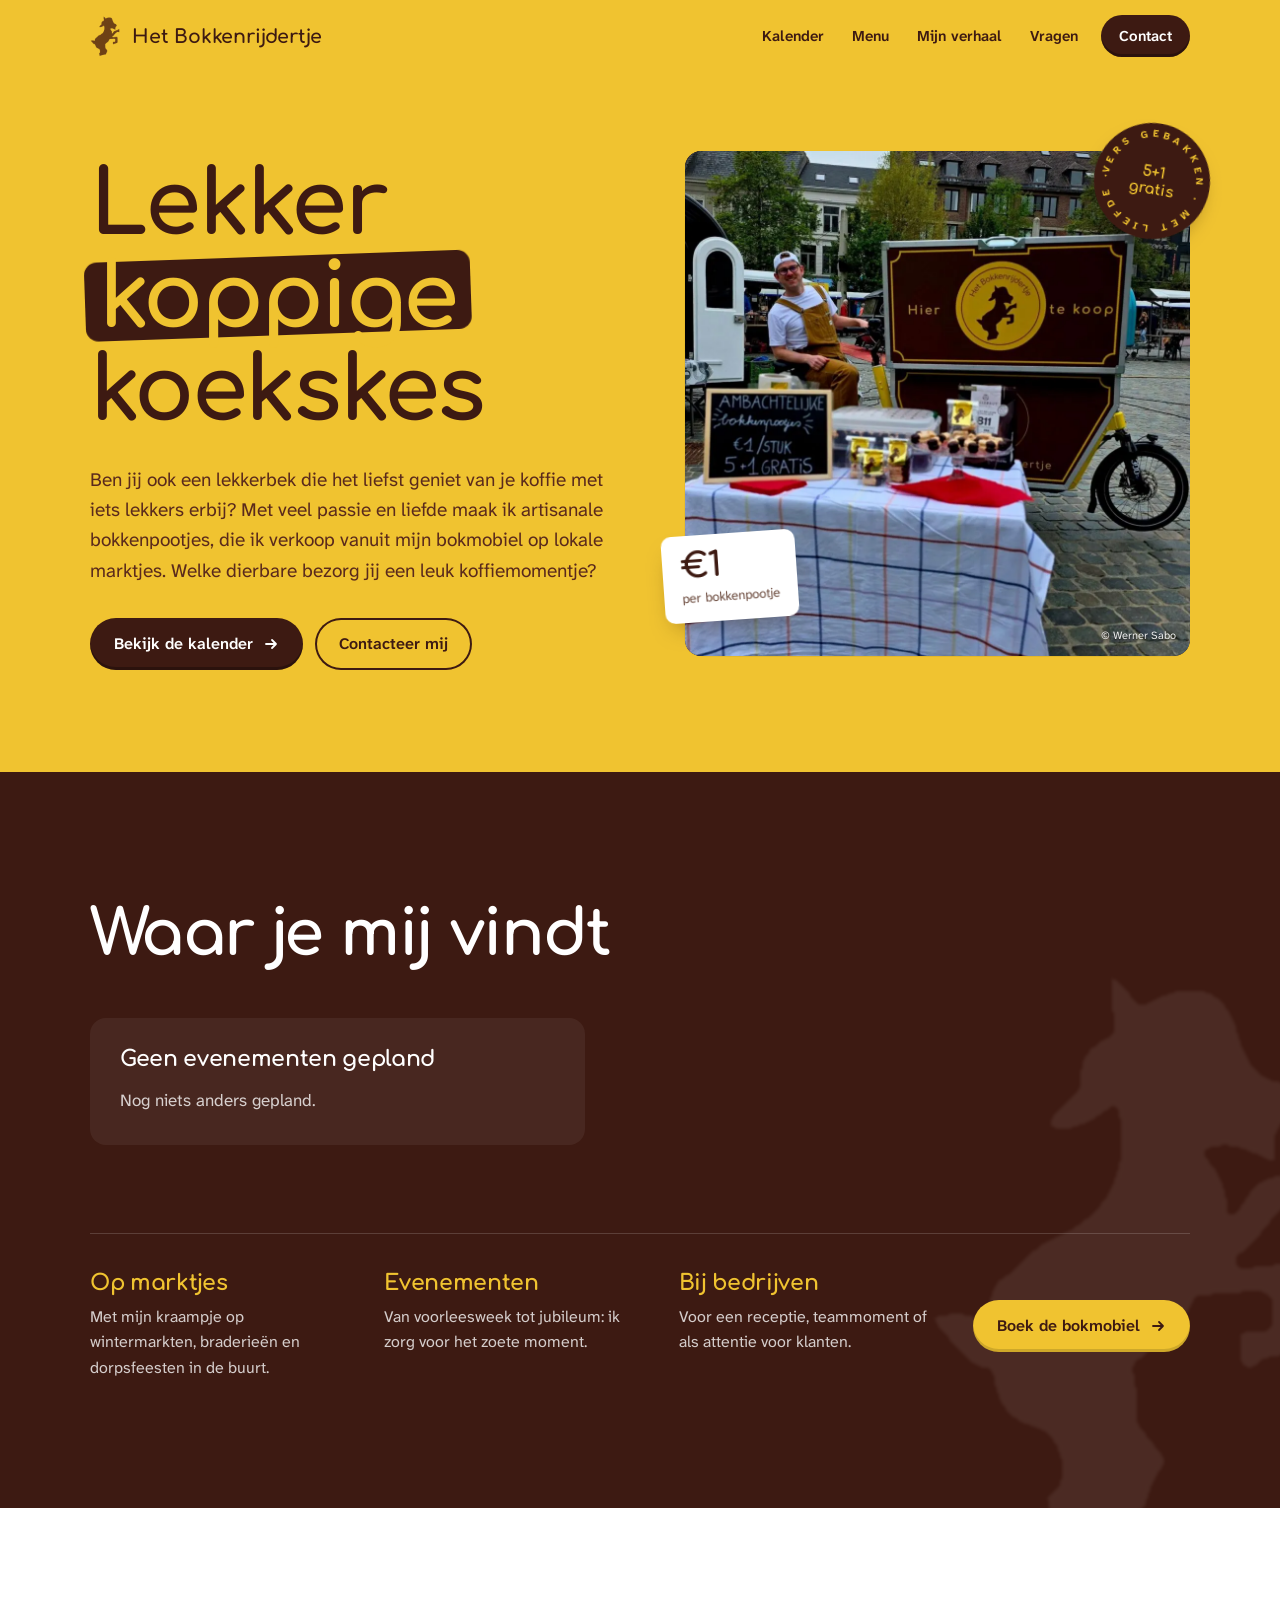
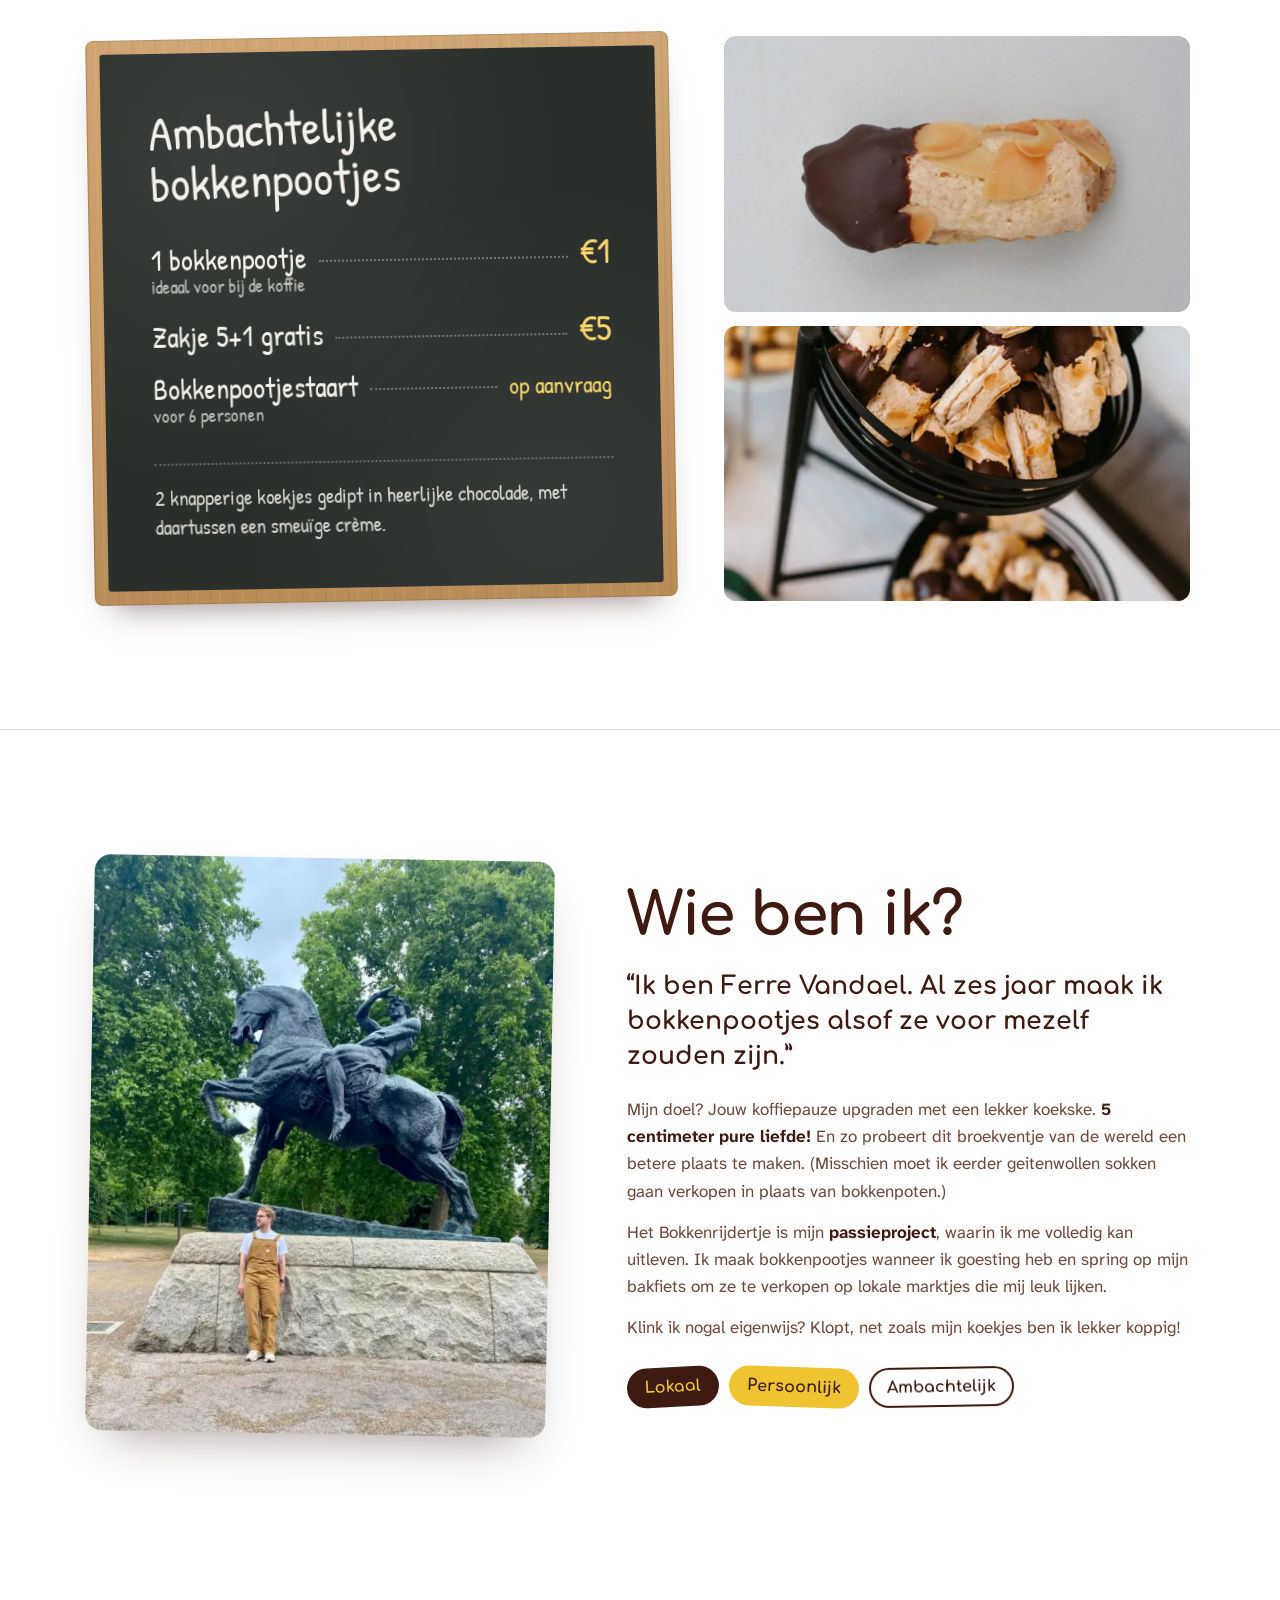
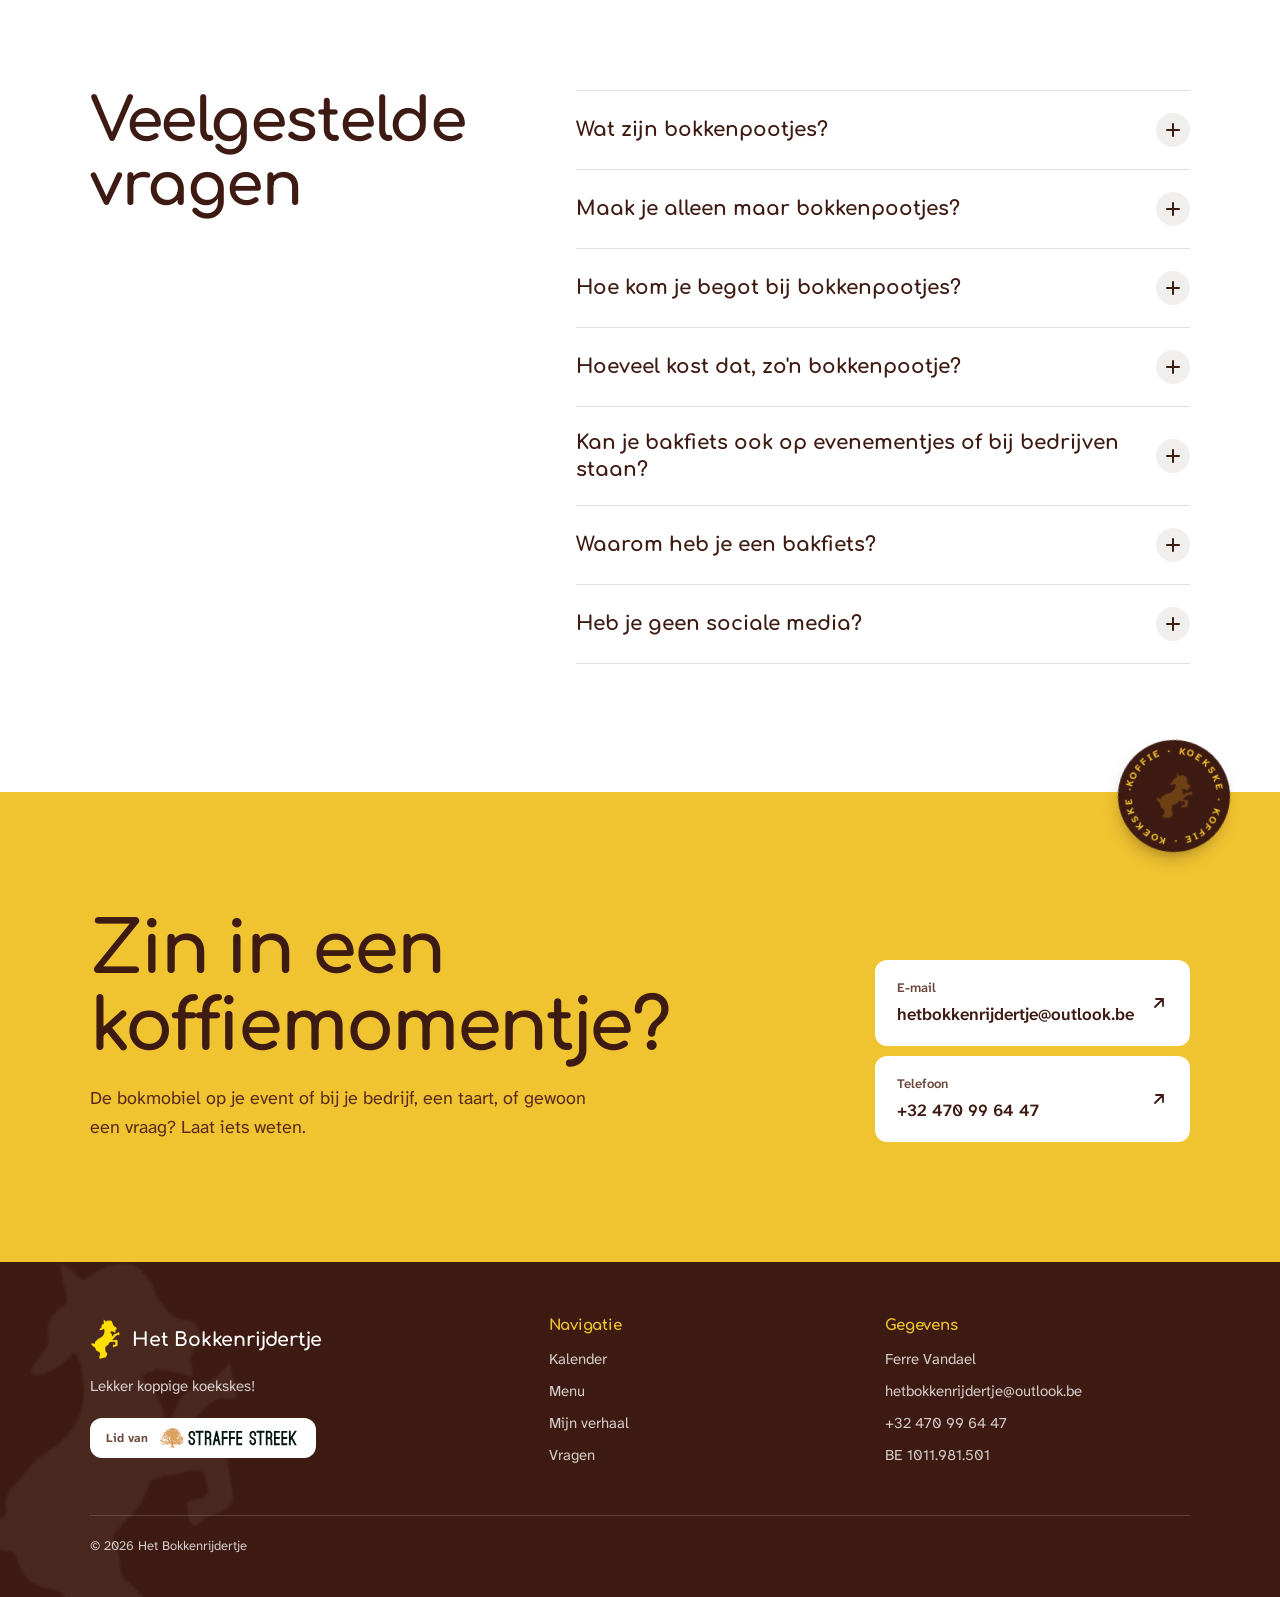
<file: index.html>
<!doctype html>
<html lang="nl-BE">
<head>
<meta charset="utf-8">
<meta name="viewport" content="width=device-width, initial-scale=1">
<title>Het Bokkenrijdertje — Ambachtelijke bokkenpootjes uit de bakfiets</title>
<meta name="description" content="Artisanale bokkenpootjes van Ferre Vandael, uit de bokmobiel op marktjes en evenementen in Vlaams-Brabant. €1 per stuk, zakje 5+1 gratis. Ook voor bedrijven.">
<meta name="theme-color" content="#f0c330">
<meta name="author" content="Ferre Vandael">
<link rel="canonical" href="https://bokkenrijdertje.be/">
<meta property="og:type" content="website">
<meta property="og:locale" content="nl_BE">
<meta property="og:site_name" content="Het Bokkenrijdertje">
<meta property="og:title" content="Het Bokkenrijdertje — Lekker koppige koekskes">
<meta property="og:description" content="Ambachtelijke bokkenpootjes uit de bokmobiel. Bekijk waar Ferre binnenkort met zijn bakfiets staat.">
<meta property="og:url" content="https://bokkenrijdertje.be/">
<meta property="og:image" content="https://bokkenrijdertje.be/img/og.jpg">
<meta property="og:image:width" content="1200">
<meta property="og:image:height" content="630">
<meta property="og:image:alt" content="Ferre in gele tuinbroek naast de bokmobiel met een krijtbord: ambachtelijke bokkenpootjes, €1 per stuk, 5+1 gratis">
<meta name="twitter:card" content="summary_large_image">
<link rel="icon" type="image/png" sizes="48x48" href="img/favicon-48.png">
<link rel="apple-touch-icon" href="img/apple-touch-icon.png">
<link rel="preload" as="image" href="img/hero.webp" fetchpriority="high">
<link rel="preconnect" href="https://fonts.googleapis.com">
<link rel="preconnect" href="https://fonts.gstatic.com" crossorigin>
<link href="https://fonts.googleapis.com/css2?family=Comfortaa:wght@500;700&family=Atkinson+Hyperlegible+Next:ital,wght@0,400;0,600;0,700;1,400&family=Patrick+Hand&display=swap" rel="stylesheet">
<link rel="stylesheet" href="styles.css?v=11">
<script type="application/ld+json">
{
  "@context": "https://schema.org",
  "@type": "Bakery",
  "@id": "https://bokkenrijdertje.be/#bedrijf",
  "url": "https://bokkenrijdertje.be/",
  "name": "Het Bokkenrijdertje",
  "slogan": "Lekker koppige koekskes",
  "description": "Artisanale bokkenpootjes, verkocht vanuit een bakfiets (de bokmobiel) op lokale marktjes, evenementen en bij bedrijven.",
  "image": "https://bokkenrijdertje.be/img/og.jpg",
  "logo": "https://bokkenrijdertje.be/img/apple-touch-icon.png",
  "email": "hetbokkenrijdertje@outlook.be",
  "telephone": "+32470996447",
  "vatID": "BE1011981501",
  "priceRange": "€",
  "currenciesAccepted": "EUR",
  "areaServed": { "@type": "AdministrativeArea", "name": "Vlaams-Brabant" },
  "founder": { "@type": "Person", "name": "Ferre Vandael" },
  "memberOf": { "@type": "Organization", "name": "Straffe Streek", "url": "https://straffestreek.be/" },
  "sameAs": ["https://straffestreek.be/leden/het-bokkenrijdertje/"],
  "hasMenu": {
    "@type": "Menu",
    "name": "Ambachtelijke bokkenpootjes",
    "hasMenuItem": [
      { "@type": "MenuItem", "name": "1 bokkenpootje", "description": "Ideaal voor bij de koffie", "offers": { "@type": "Offer", "price": "1.00", "priceCurrency": "EUR" } },
      { "@type": "MenuItem", "name": "Zakje 5+1 gratis", "offers": { "@type": "Offer", "price": "5.00", "priceCurrency": "EUR" } },
      { "@type": "MenuItem", "name": "Bokkenpootjestaart", "description": "Voor 6 personen, op aanvraag" }
    ]
  }
}
</script>

</head>
<body class="page-home">

<header class="header" id="top">
  <div class="wrap header__inner">
    <a class="brand" href="#top" aria-label="Het Bokkenrijdertje — naar boven">
      <img src="img/logo.webp" alt="" width="30" height="42">
      <span>Het Bokkenrijdertje</span>
    </a>
    <nav class="nav" aria-label="Hoofdmenu">
      <a href="#agenda">Kalender</a>
      <a href="#menu">Menu</a>
      <a href="#verhaal">Mijn verhaal</a>
      <a href="#vragen">Vragen</a>
      <a class="btn btn--dark" href="#contact">Contact</a>
    </nav>
  </div>
</header>

<main>
  <!-- HERO: drenched in bakfiets-yellow -->
  <section class="hero">
    <div class="wrap hero__grid">
      <div class="intro">
        <a class="next-chip" href="#agenda" data-next-chip hidden>
          <svg class="next-chip__icon" width="16" height="16" viewBox="0 0 16 16" fill="none" aria-hidden="true"><path d="M8 14.5s4.5-4.2 4.5-7.7A4.5 4.5 0 0 0 3.5 6.8c0 3.5 4.5 7.7 4.5 7.7Z" stroke="currentColor" stroke-width="1.6" stroke-linejoin="round"/><circle cx="8" cy="6.8" r="1.6" fill="currentColor"/></svg>
          <span data-next-chip-text>Volgende stop</span>
        </a>
        <h1>Lekker <span class="marker">koppige</span> koekskes</h1>
        <p class="lead">Ben jij ook een lekkerbek die het liefst geniet van je koffie met iets lekkers erbij? Met veel passie en liefde maak ik artisanale bokkenpootjes, die ik verkoop vanuit mijn bokmobiel op lokale marktjes. Welke dierbare bezorg jij een leuk koffiemomentje?</p>
        <div class="hero__ctas">
          <a class="btn btn--dark" href="#agenda">Bekijk de kalender
            <svg width="16" height="16" viewBox="0 0 16 16" fill="none" aria-hidden="true"><path d="M3 8h10m0 0L9 4m4 4l-4 4" stroke="currentColor" stroke-width="1.8" stroke-linecap="round" stroke-linejoin="round"/></svg>
          </a>
          <a class="btn btn--ghost" href="#contact">Contacteer mij</a>
        </div>
      </div>
      <div class="hero__media">
        <div class="hero__photo">
          <img src="img/hero.webp" alt="Ferre in gele tuinbroek naast de bokmobiel, een bakfiets met kraampje vol bokkenpootjes op een marktplein" width="1024" height="1024" fetchpriority="high">
        </div>
        <span class="hero__credit">© Werner Sabo</span>
        <div class="price-tag"><b>€1</b><small>per bokkenpootje</small></div>
        <button class="sticker sticker--hero" type="button" data-ring="vers gebakken · met liefde · " aria-label="5+1 gratis">
          <span class="sticker__center">5+1<br>gratis</span>
        </button>
      </div>
    </div>
  </section>

  <!-- KALENDER -->
  <section class="section agenda-section" id="agenda">
    <img class="where__goat" src="img/logo.webp" alt="">
    <div class="wrap">
      <h2 class="agenda__title">Waar je mij vindt</h2>

      <div class="agenda">
        <article class="next" data-next hidden>
          <div class="next__top">
            <span class="next__label">Eerstvolgende stop</span>
            <button class="sticker sticker--next" type="button" data-ring="volgende stop · volgende stop · " aria-label="">
              <span class="sticker__center" data-countdown></span>
            </button>
          </div>
          <div class="next__date" data-next-date></div>
          <h3 class="next__title" data-next-title></h3>
          <p class="next__where" data-next-where></p>
          <p class="next__note" data-next-note hidden></p>
          <div class="next__actions">
            <a class="btn btn--dark" data-next-route target="_blank" rel="noopener">Kom langs
              <svg width="16" height="16" viewBox="0 0 16 16" fill="none" aria-hidden="true"><path d="M3 8h10m0 0L9 4m4 4l-4 4" stroke="currentColor" stroke-width="1.8" stroke-linecap="round" stroke-linejoin="round"/></svg>
            </a>
            <button class="btn btn--ghost" type="button" data-next-ics><span>Zet in agenda</span></button>
          </div>
        </article>

        <div class="upcoming">
          <h3 class="upcoming__title">Komende evenementen</h3>
          <ol class="upcoming__list" data-upcoming></ol>
          <p class="upcoming__empty" data-upcoming-empty hidden>Nog niets anders gepland.</p>
        </div>
      </div>

      <div class="spots">
        <div class="spot">
          <h3>Op marktjes</h3>
          <p>Met mijn kraampje op wintermarkten, braderieën en dorpsfeesten in de buurt.</p>
        </div>
        <div class="spot">
          <h3>Evenementen</h3>
          <p>Van voorleesweek tot jubileum: ik zorg voor het zoete moment.</p>
        </div>
        <div class="spot">
          <h3>Bij bedrijven</h3>
          <p>Voor een receptie, teammoment of als attentie voor klanten.</p>
        </div>
        <a class="btn spots__cta" href="#contact">Boek de bokmobiel
          <svg width="16" height="16" viewBox="0 0 16 16" fill="none" aria-hidden="true"><path d="M3 8h10m0 0L9 4m4 4l-4 4" stroke="currentColor" stroke-width="1.8" stroke-linecap="round" stroke-linejoin="round"/></svg>
        </a>
      </div>
    </div>
  </section>

  <!-- MENU: the chalkboard from the market stall -->
  <section class="section menu" id="menu">
    <div class="wrap menu__grid">
      <div class="board">
        <div class="board__slate">
          <h2 class="board__title">Ambachtelijke bokkenpootjes</h2>
          <ul class="board__list">
            <li class="board__row">
              <span class="board__item">1 bokkenpootje<small>ideaal voor bij de koffie</small></span>
              <span class="board__dots" aria-hidden="true"></span>
              <span class="board__price">€1</span>
            </li>
            <li class="board__row">
              <span class="board__item">Zakje 5+1 gratis</span>
              <span class="board__dots" aria-hidden="true"></span>
              <span class="board__price">€5</span>
            </li>
            <li class="board__row">
              <span class="board__item">Bokkenpootjestaart<small>voor 6 personen</small></span>
              <span class="board__dots" aria-hidden="true"></span>
              <span class="board__price board__price--small">op aanvraag</span>
            </li>
          </ul>
          <p class="board__note">2 knapperige koekjes gedipt in heerlijke chocolade, met daartussen een smeuïge crème.</p>
        </div>
      </div>

      <div class="menu__photos">
        <figure class="snap">
          <img src="img/pootje.webp" alt="Eén bokkenpootje met amandelschilfers en een chocoladepunt" loading="lazy" width="1024" height="681" style="object-position: 40% 50%">
        </figure>
        <figure class="snap">
          <img src="img/taart.webp" alt="Een etagère vol bokkenpootjes" loading="lazy" width="683" height="1024" style="object-position: 50% 40%">
        </figure>
      </div>
    </div>
  </section>

  <!-- MIJN VERHAAL -->
  <section class="section story-section" id="verhaal">
    <div class="wrap story">
      <div class="story__photo">
        <img src="img/ferre.webp" alt="Ferre in gele tuinbroek voor een standbeeld van een steigerend paard met ruiter" loading="lazy" width="1024" height="1024">
      </div>
      <div class="story__text">
        <h2>Wie ben ik?</h2>
        <blockquote>“Ik ben Ferre Vandael. Al zes jaar maak ik bokkenpootjes alsof ze voor mezelf zouden zijn.”</blockquote>
        <p>Mijn doel? Jouw koffiepauze upgraden met een lekker koekske. <b>5 centimeter pure liefde!</b> En zo probeert dit broekventje van de wereld een betere plaats te maken. (Misschien moet ik eerder geitenwollen sokken gaan verkopen in plaats van bokkenpoten.)</p>
        <p>Het Bokkenrijdertje is mijn <b>passieproject</b>, waarin ik me volledig kan uitleven. Ik maak bokkenpootjes wanneer ik goesting heb en spring op mijn bakfiets om ze te verkopen op lokale marktjes die mij leuk lijken.</p>
        <p>Klink ik nogal eigenwijs? Klopt, net zoals mijn koekjes ben ik lekker koppig!</p>
        <ul class="values" aria-label="Waar ik voor sta">
          <li>Lokaal</li>
          <li>Persoonlijk</li>
          <li>Ambachtelijk</li>
        </ul>
      </div>
    </div>
  </section>


  <!-- FAQ -->
  <section class="section faq" id="vragen">
    <div class="wrap faq__grid">
      <h2 class="faq__title">Veelgestelde vragen</h2>
      <div class="faq__list">
        <details class="qa"><summary>Wat zijn bokkenpootjes?<span class="qa__icon" aria-hidden="true"><svg width="14" height="14" viewBox="0 0 14 14"><path d="M7 1v12M1 7h12" stroke="currentColor" stroke-width="2" stroke-linecap="round"/></svg></span></summary>
          <div class="qa__answer"><div><p>2 knapperige koekjes gedipt in heerlijke chocolade met daartussen een smeuïge crème.</p></div></div></details>
        <details class="qa"><summary>Maak je alleen maar bokkenpootjes?<span class="qa__icon" aria-hidden="true"><svg width="14" height="14" viewBox="0 0 14 14"><path d="M7 1v12M1 7h12" stroke="currentColor" stroke-width="2" stroke-linecap="round"/></svg></span></summary>
          <div class="qa__answer"><div><p>Jip. Ik zou wel graag verschillende smaken bokkenpootjes willen maken. En bokkenpoottaarten. Maar dat is voor later!</p></div></div></details>
        <details class="qa"><summary>Hoe kom je begot bij bokkenpootjes?<span class="qa__icon" aria-hidden="true"><svg width="14" height="14" viewBox="0 0 14 14"><path d="M7 1v12M1 7h12" stroke="currentColor" stroke-width="2" stroke-linecap="round"/></svg></span></summary>
          <div class="qa__answer"><div><p>Eerlijk? Het was het enigste baksel dat lukte op de bakkerscursus. Het is niet moeilijk, maar vraagt gewoon veel tijd en liefde. Dat mis ik bij nogal veel bokkenpootjes op de markt.</p></div></div></details>
        <details class="qa"><summary>Hoeveel kost dat, zo'n bokkenpootje?<span class="qa__icon" aria-hidden="true"><svg width="14" height="14" viewBox="0 0 14 14"><path d="M7 1v12M1 7h12" stroke="currentColor" stroke-width="2" stroke-linecap="round"/></svg></span></summary>
          <div class="qa__answer"><div><p>Goh ja, goede vraag. Meestal vraag ik 1 euro per bokkenpoot en verkoop ik zakjes met 5+1 gratis. En eigenlijk scheur ik er dan nog mijn gele tuinbroek aan. In de supermarkt vind je er trouwens 12 voor 1,49 euro. Persoonlijk vind ik die niet te eten, maar dat zijn details, toch?</p></div></div></details>
        <details class="qa"><summary>Kan je bakfiets ook op evenementjes of bij bedrijven staan?<span class="qa__icon" aria-hidden="true"><svg width="14" height="14" viewBox="0 0 14 14"><path d="M7 1v12M1 7h12" stroke="currentColor" stroke-width="2" stroke-linecap="round"/></svg></span></summary>
          <div class="qa__answer"><div><p>Klinkt tof, why not?</p></div></div></details>
        <details class="qa"><summary>Waarom heb je een bakfiets?<span class="qa__icon" aria-hidden="true"><svg width="14" height="14" viewBox="0 0 14 14"><path d="M7 1v12M1 7h12" stroke="currentColor" stroke-width="2" stroke-linecap="round"/></svg></span></summary>
          <div class="qa__answer"><div><p>Duurzaamheid! En ik kan niet zo goed autorijden. Fietsen evenmin, zeker met mijn bokmobiel. Wist je trouwens dat alle letters van bokkenpoot ook in de juiste volgorde in het woord brokkenpiloot zitten?</p></div></div></details>
        <details class="qa"><summary>Heb je geen sociale media?<span class="qa__icon" aria-hidden="true"><svg width="14" height="14" viewBox="0 0 14 14"><path d="M7 1v12M1 7h12" stroke="currentColor" stroke-width="2" stroke-linecap="round"/></svg></span></summary>
          <div class="qa__answer"><div><p>Ik wil van de wereld een betere plaats maken. Maken sociale media van de wereld een betere plaats?</p></div></div></details>
      </div>
    </div>
  </section>

  <!-- CONTACT: yellow again, closing the loop with the hero -->
  <section class="contact" id="contact">
    <div class="wrap contact__grid">
      <div>
        <h2>Zin in een koffiemomentje?</h2>
        <p>De bokmobiel op je event of bij je bedrijf, een taart, of gewoon een vraag? Laat iets weten.</p>
      </div>
      <div class="contact__links">
        <a class="contact__link" href="mailto:hetbokkenrijdertje@outlook.be">
          <span><small>E-mail</small>hetbokkenrijdertje@outlook.be</span>
          <svg width="18" height="18" viewBox="0 0 18 18" fill="none" aria-hidden="true"><path d="M5 13L13 5m0 0H6m7 0v7" stroke="currentColor" stroke-width="1.8" stroke-linecap="round" stroke-linejoin="round"/></svg>
        </a>
        <a class="contact__link" href="tel:+32470996447">
          <span><small>Telefoon</small>+32 470 99 64 47</span>
          <svg width="18" height="18" viewBox="0 0 18 18" fill="none" aria-hidden="true"><path d="M5 13L13 5m0 0H6m7 0v7" stroke="currentColor" stroke-width="1.8" stroke-linecap="round" stroke-linejoin="round"/></svg>
        </a>
      </div>
      <button class="sticker sticker--contact" type="button" data-ring="koffie · koekske · koffie · koekske · " aria-label="">
        <span class="sticker__center"><img src="img/logo.webp" alt=""></span>
      </button>
    </div>
  </section>
</main>

<footer class="footer">
  <img class="footer__goat" src="img/logo.webp" alt="">
  <div class="wrap">
    <div class="footer__grid">
      <div>
        <a class="brand" href="#top"><img src="img/logo.webp" alt="" width="30" height="42"><span>Het Bokkenrijdertje</span></a>
        <p class="footer__tag">Lekker koppige koekskes!</p>
        <a class="member" href="https://straffestreek.be/leden/het-bokkenrijdertje/" target="_blank" rel="noopener">
          <small>Lid van</small><img src="img/straffe-streek.svg" alt="Straffe Streek" width="140" height="20">
        </a>
      </div>
      <div>
        <h2 class="footer__h">Navigatie</h2>
        <ul><li><a href="#agenda">Kalender</a></li><li><a href="#menu">Menu</a></li><li><a href="#verhaal">Mijn verhaal</a></li><li><a href="#vragen">Vragen</a></li></ul>
      </div>
      <div>
        <h2 class="footer__h">Gegevens</h2>
        <ul><li>Ferre Vandael</li><li><a href="mailto:hetbokkenrijdertje@outlook.be">hetbokkenrijdertje@outlook.be</a></li><li><a href="tel:+32470996447">+32 470 99 64 47</a></li><li>BE 1011.981.501</li></ul>
      </div>
    </div>
    <div class="footer__bottom">
      <span>© <span data-year>2026</span> Het Bokkenrijdertje</span>
    </div>
  </div>
</footer>

<script src="data.js?v=10"></script>
<script src="app.js?v=11"></script>
</body>
</html>
</file>
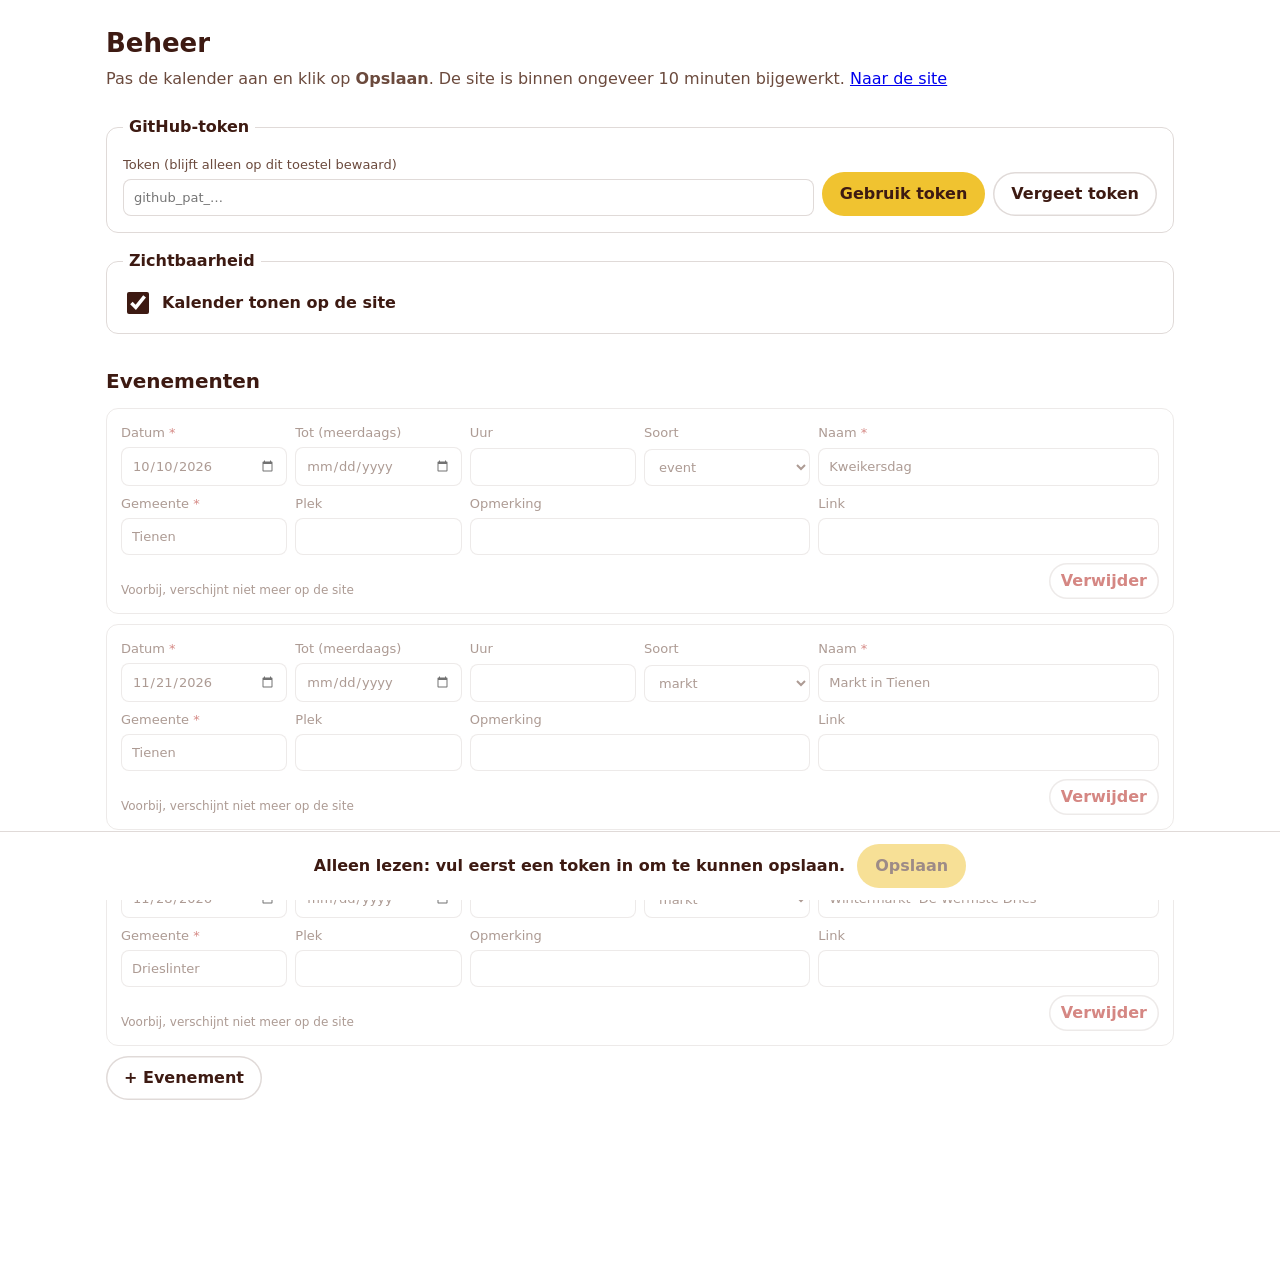
<file: admin.html>
<!doctype html>
<html lang="nl-BE">
<head>
<meta charset="utf-8">
<meta name="viewport" content="width=device-width, initial-scale=1">
<meta name="robots" content="noindex, nofollow">
<title>Beheer — Het Bokkenrijdertje</title>
<link rel="icon" type="image/png" sizes="48x48" href="img/favicon-48.png">
<style>
  :root { --yolk: #f0c330; --choc: #3d1a12; --muted: #6b4a3d; --rule: rgba(61, 26, 18, 0.16); --bg: #fff; --err: #b3261e; }
  * { box-sizing: border-box; }
  body { margin: 0; background: var(--bg); color: var(--choc); font: 16px/1.5 system-ui, sans-serif; }
  main { max-width: 1100px; margin: 0 auto; padding: 24px 16px 96px; }
  h1 { font-size: 26px; margin: 0 0 4px; }
  h2 { font-size: 20px; margin: 32px 0 12px; }
  p.sub { margin: 0 0 24px; color: var(--muted); }
  fieldset { border: 1px solid var(--rule); border-radius: 12px; padding: 16px; margin: 0 0 16px; }
  legend { font-weight: 700; padding: 0 6px; }
  label { font-size: 13px; color: var(--muted); display: grid; gap: 4px; }
  input, select { font: inherit; color: inherit; padding: 8px 10px; border: 1px solid var(--rule); border-radius: 8px; background: #fff; min-width: 0; width: 100%; }
  input:focus, select:focus, button:focus-visible { outline: 2px solid var(--yolk); outline-offset: 1px; }
  button { font: inherit; font-weight: 700; cursor: pointer; border: 0; border-radius: 999px; padding: 10px 18px; background: var(--yolk); color: var(--choc); }
  button.ghost { background: transparent; box-shadow: inset 0 0 0 1.5px var(--rule); }
  button.x { padding: 6px 12px; background: transparent; color: var(--err); box-shadow: inset 0 0 0 1.5px var(--rule); }
  button:disabled { opacity: 0.5; cursor: default; }
  .row { display: flex; gap: 8px; align-items: end; flex-wrap: wrap; }
  .row > label { flex: 1 1 200px; }
  .switch { display: flex; align-items: center; gap: 10px; font-size: 16px; color: var(--choc); font-weight: 600; }
  .switch input { width: 22px; height: 22px; accent-color: var(--choc); }
  .ev { display: grid; grid-template-columns: repeat(auto-fill, minmax(150px, 1fr)); gap: 8px; padding: 14px; border: 1px solid var(--rule); border-radius: 12px; margin-bottom: 10px; }
  .ev.past { opacity: 0.55; }
  .ev .wide { grid-column: span 2; }
  .ev .end { grid-column: 1 / -1; display: flex; justify-content: space-between; align-items: end; gap: 8px; }
  .ev small { font-size: 12px; color: var(--muted); }
  .bar { position: sticky; bottom: 0; background: var(--bg); border-top: 1px solid var(--rule); padding: 12px 16px; display: flex; gap: 12px; align-items: center; justify-content: center; flex-wrap: wrap; }
  #msg { min-height: 1.5em; font-weight: 600; }
  #msg.err { color: var(--err); }
  .req::after { content: " *"; color: var(--err); }
  @media (max-width: 520px) { .ev .wide { grid-column: auto; } }
</style>
</head>
<body>
<main>
  <h1>Beheer</h1>
  <p class="sub">Pas de kalender aan en klik op <b>Opslaan</b>. De site is binnen ongeveer 10 minuten bijgewerkt. <a href="./">Naar de site</a></p>

  <fieldset>
    <legend>GitHub-token</legend>
    <div class="row">
      <label>Token (blijft alleen op dit toestel bewaard)
        <input id="token" type="password" autocomplete="off" spellcheck="false" placeholder="github_pat_…">
      </label>
      <button id="useToken" type="button">Gebruik token</button>
      <button id="forget" type="button" class="ghost">Vergeet token</button>
    </div>
  </fieldset>

  <fieldset>
    <legend>Zichtbaarheid</legend>
    <label class="switch"><input id="showAgenda" type="checkbox"> Kalender tonen op de site</label>
  </fieldset>

  <h2>Evenementen</h2>
  <div id="events"></div>
  <button id="add" type="button" class="ghost">+ Evenement</button>
</main>

<div class="bar">
  <span id="msg" role="status"></span>
  <button id="save" type="button" disabled>Opslaan</button>
</div>

<script>
(() => {
  const REPO = 'joppe-rabijns-rc/bokkenrijder';
  const FILE = 'data.js';
  const API = `https://api.github.com/repos/${REPO}/contents/${FILE}`;
  const FIELDS = [
    ['date', 'Datum', 'date', true], ['end', 'Tot (meerdaags)', 'date'], ['time', 'Uur', 'text'],
    ['type', 'Soort', 'select'], ['title', 'Naam', 'text', true, 'wide'], ['town', 'Gemeente', 'text', true],
    ['place', 'Plek', 'text'], ['note', 'Opmerking', 'text', false, 'wide'], ['link', 'Link', 'url', false, 'wide'],
  ];
  const TYPES = ['markt', 'event', 'bedrijf'];

  const $ = (s) => document.querySelector(s);
  const esc = (s = '') => String(s).replace(/[&<>"']/g, (c) => ({ '&': '&amp;', '<': '&lt;', '>': '&gt;', '"': '&quot;', "'": '&#39;' }[c]));
  const store = { get: () => { try { return localStorage.getItem('gh-token') || ''; } catch { return ''; } },
                  set: (v) => { try { v ? localStorage.setItem('gh-token', v) : localStorage.removeItem('gh-token'); } catch {} } };

  let token = store.get();
  let state = null; // { header, sha, data }
  const say = (text, err = false) => { $('#msg').textContent = text; $('#msg').className = err ? 'err' : ''; };

  // data.js = "<comments>window.SITE = {json};"
  const parse = (text) => {
    const at = text.indexOf('window.SITE');
    const json = text.slice(text.indexOf('{', at), text.lastIndexOf('}') + 1);
    return { header: text.slice(0, at), data: JSON.parse(json) };
  };
  const serialize = ({ header, data }) => `${header}window.SITE = ${JSON.stringify(data, null, 2)};\n`;
  const b64ToText = (b64) => new TextDecoder().decode(Uint8Array.from(atob(b64.replace(/\s/g, '')), (c) => c.charCodeAt(0)));
  const textToB64 = (text) => { let s = ''; new TextEncoder().encode(text).forEach((b) => (s += String.fromCharCode(b))); return btoa(s); };
  const ghErr = async (r, what) => { let m = ''; try { m = (await r.json()).message || ''; } catch {} return new Error(`${what} (fout ${r.status}${m ? ': ' + m : ''})`); };
  const gh = (opts = {}) => fetch(API, { cache: 'no-store', ...opts, headers: { Accept: 'application/vnd.github+json', Authorization: `Bearer ${token}`, ...(opts.headers || {}) } });

  async function load() {
    say('Laden…');
    try {
      let text, sha = null;
      if (token) {
        const r = await gh();
        if (!r.ok) throw await ghErr(r, 'Laden met token mislukt');
        const j = await r.json();
        text = b64ToText(j.content); sha = j.sha;
      } else {
        text = await (await fetch(`${FILE}?t=${Date.now()}`, { cache: 'no-store' })).text();
      }
      state = { ...parse(text), sha };
      state.data.show ||= {}; state.data.events ||= [];
      render();
      $('#save').disabled = !token;
      say(token ? '' : 'Alleen lezen: vul eerst een token in om te kunnen opslaan.');
    } catch (e) { say(e.message, true); }
  }

  const today = new Date().toISOString().slice(0, 10);
  function render() {
    const { data } = state;
    $('#showAgenda').checked = data.show.agenda !== false;
    data.events.sort((a, b) => (a.date || '9999').localeCompare(b.date || '9999'));
    $('#events').innerHTML = data.events.map((ev, i) => `
      <div class="ev${(ev.end || ev.date) && (ev.end || ev.date) < today ? ' past' : ''}">
        ${FIELDS.map(([k, label, type, req, cls]) => `<label class="${cls || ''}"><span class="${req ? 'req' : ''}">${label}</span>${type === 'select'
          ? `<select data-i="${i}" data-k="${k}">${TYPES.map((t) => `<option${ev[k] === t ? ' selected' : ''}>${t}</option>`).join('')}</select>`
          : `<input data-i="${i}" data-k="${k}" type="${type}" value="${esc(ev[k])}"${req ? ' required' : ''}>`}</label>`).join('')}
        <div class="end"><small>${(ev.end || ev.date) && (ev.end || ev.date) < today ? 'Voorbij, verschijnt niet meer op de site' : ''}</small>
          <button type="button" class="x" data-del="${i}" aria-label="Verwijder ${esc(ev.title || 'evenement')}">Verwijder</button></div>
      </div>`).join('') || '<p class="sub">Nog geen evenementen.</p>';
  }

  $('#events').addEventListener('input', (e) => {
    const { i, k } = e.target.dataset; if (i == null) return;
    const v = e.target.value.trim();
    if (v) state.data.events[i][k] = v; else delete state.data.events[i][k];
  });
  $('#events').addEventListener('click', (e) => {
    const i = e.target.dataset.del; if (i == null) return;
    const ev = state.data.events[i];
    if (confirm(`"${ev.title || 'Dit evenement'}" verwijderen?`)) { state.data.events.splice(i, 1); render(); }
  });
  $('#add').addEventListener('click', () => {
    state.data.events.push({ date: today, type: 'markt' }); render();
    const last = $('#events .ev:last-child [data-k="title"]'); last?.focus();
  });
  $('#showAgenda').addEventListener('change', (e) => (state.data.show.agenda = e.target.checked));

  $('#useToken').addEventListener('click', () => { token = $('#token').value.trim(); store.set(token); $('#token').value = ''; load(); });
  $('#forget').addEventListener('click', () => { token = ''; store.set(''); load(); });

  $('#save').addEventListener('click', async () => {
    const bad = state.data.events.findIndex((ev) => !ev.date || !ev.title || !ev.town || (ev.end && ev.end < ev.date));
    if (bad >= 0) {
      say('Vul bij elk evenement datum, naam en gemeente in (en "tot" niet vóór de datum).', true);
      $(`#events .ev:nth-child(${bad + 1}) input`)?.focus(); return;
    }
    $('#save').disabled = true; say('Opslaan…');
    try {
      const r = await gh({ method: 'PUT', body: JSON.stringify({ message: 'Kalender bijgewerkt via admin', content: textToB64(serialize(state)), sha: state.sha }) });
      if (r.status === 409 || r.status === 422) throw new Error('Iemand anders heeft intussen opgeslagen. Herlaad de pagina en probeer opnieuw.');
      if (r.status === 403) throw await ghErr(r, 'Token mag niet schrijven. Zet bij het token "Contents" op "Read and write" en kies de repo bokkenrijder');
      if (!r.ok) throw await ghErr(r, 'Opslaan mislukt');
      state.sha = (await r.json()).content.sha;
      render();
      say('Opgeslagen ✓ Binnen ongeveer 10 minuten live.');
    } catch (e) { say(e.message, true); }
    $('#save').disabled = false;
  });

  load();
})();
</script>
</body>
</html>
</file>
<file: styles.css>
/* Het Bokkenrijdertje
   Three colours, straight off the bokmobiel: the yellow of the frame,
   the brown of the signboard, and white. The chalkboard comes from the
   market stall itself. */

:root {
  --yolk: #f0c330;
  --yolk-soft: #f6d76a;
  --choc: #3d1a12;
  --choc-2: #5a2a1c;
  --white: #ffffff;
  --ink: #2a120c;
  --muted: #6b4a3d;
  --rule: rgba(61, 26, 18, 0.14);
  --slate: #2a2f2c;
  --chalk: #f3f1ea;
  --wood: #c49a66;

  --ease-out: cubic-bezier(0.23, 1, 0.32, 1);
  --ease-in-out: cubic-bezier(0.77, 0, 0.175, 1);

  --display: "Comfortaa", system-ui, sans-serif;
  --body: "Atkinson Hyperlegible Next", system-ui, sans-serif;
  --hand: "Patrick Hand", "Comfortaa", cursive;

  --r-sm: 10px;
  --r: 16px;
  --gutter: clamp(16px, 4vw, 40px);
  --max: 1180px;

  /* surface roles, overridden per section */
  --fg: var(--ink);
  --fg-muted: var(--muted);
  --accent: var(--choc);
  --line: var(--rule);
}

*, *::before, *::after { box-sizing: border-box; }
html {
  scroll-behavior: smooth;
  -webkit-text-size-adjust: 100%;
  scrollbar-color: var(--choc) var(--white);
  accent-color: var(--choc);
}
body {
  margin: 0;
  background: var(--white);
  color: var(--ink);
  font: 400 17px/1.6 var(--body);
  -webkit-font-smoothing: antialiased;
  overflow-x: hidden;
  caret-color: var(--choc);
}
::selection { background: var(--yolk); color: var(--choc); }
img { display: block; max-width: 100%; }
a { color: inherit; text-underline-offset: 0.2em; text-decoration-thickness: 1.5px; }
button { font: inherit; color: inherit; }
h1, h2, h3, h4 {
  font-family: var(--display);
  font-weight: 700;
  line-height: 1.08;
  letter-spacing: -0.015em;
  margin: 0;
  text-wrap: balance;
}
p { text-wrap: pretty; }
:focus-visible { outline: 3px solid var(--choc); outline-offset: 3px; border-radius: 4px; }

.wrap { max-width: var(--max); margin: 0 auto; padding: 0 var(--gutter); }
.section { padding: clamp(72px, 10vw, 128px) 0; }
.section--tight { padding-top: 0; }
section { scroll-margin-top: 72px; }

/* Dark surfaces */
.agenda-section, .footer {
  --fg: var(--white);
  --fg-muted: rgba(255, 255, 255, 0.78);
  --accent: var(--yolk);
  --line: rgba(255, 255, 255, 0.16);
  background: var(--choc);
  color: var(--white);
}
.agenda-section ::selection, .footer ::selection { background: var(--yolk); color: var(--choc); }
.agenda-section :focus-visible, .footer :focus-visible { outline-color: var(--yolk); }

/* ---------- Buttons ---------- */
.btn {
  --bg: var(--yolk); --fg-btn: var(--choc);
  display: inline-flex; align-items: center; justify-content: center; gap: 10px;
  height: 52px; padding: 0 24px;
  border-radius: 999px; border: 0;
  background: var(--bg); color: var(--fg-btn);
  font: 600 16px/1 var(--body);
  text-decoration: none; cursor: pointer; white-space: nowrap;
  box-shadow: inset 0 -3px 0 rgba(0, 0, 0, 0.14);
  transition: transform 160ms var(--ease-out), background-color 200ms ease;
  -webkit-tap-highlight-color: transparent;
}
.btn:active { transform: scale(0.97); }
.btn svg { transition: transform 200ms var(--ease-out); }
.btn--dark { --bg: var(--choc); --fg-btn: var(--white); box-shadow: inset 0 -3px 0 rgba(0, 0, 0, 0.3); }
.btn > *, .ev__btn > * { transition: filter 120ms ease, opacity 120ms ease; }
.btn.is-swapping > *, .ev__btn.is-swapping > * { filter: blur(2px); opacity: 0; }
.btn.is-done { --bg: var(--choc); --fg-btn: var(--yolk); box-shadow: none; }
.ev__btn.is-done { background: var(--yolk); color: var(--choc); }
.btn--ghost { --bg: transparent; --fg-btn: var(--choc); box-shadow: inset 0 0 0 2px var(--choc); }
@media (hover: hover) and (pointer: fine) {
  .btn:hover { --bg: var(--yolk-soft); }
  .btn--dark:hover { --bg: var(--choc-2); }
  .btn--ghost:hover { --bg: rgba(61, 26, 18, 0.08); }
  .btn:hover svg { transform: translateX(3px); }
}

.link-arrow {
  display: inline-flex; align-items: center; gap: 8px;
  font-weight: 600; color: var(--accent); text-decoration: none;
}
.link-arrow svg { transition: transform 200ms var(--ease-out); }
@media (hover: hover) and (pointer: fine) { .link-arrow:hover svg, a:hover .link-arrow svg { transform: translateX(3px); } }

/* ---------- Header ---------- */
.header {
  position: sticky; top: 0; z-index: 50;
  background: var(--white);
  border-bottom: 1px solid transparent;
  transition: background-color 200ms ease, border-color 200ms ease;
}
.page-home .header { background: var(--yolk); }
.header.is-scrolled, .page-home .header.is-scrolled {
  background: color-mix(in srgb, var(--white) 90%, transparent);
  -webkit-backdrop-filter: saturate(1.4) blur(12px);
  backdrop-filter: saturate(1.4) blur(12px);
  border-bottom-color: var(--rule);
}
.header__inner { display: flex; align-items: center; justify-content: space-between; height: 72px; gap: 16px; }
.brand { display: flex; align-items: center; gap: 12px; text-decoration: none; }
.brand img { width: 30px; height: auto; transform-origin: 30% 90%; transition: transform 300ms var(--ease-out); }
@media (hover: hover) and (pointer: fine) { .brand:hover img { transform: rotate(-8deg); } }
.brand span { font: 700 19px/1 var(--display); letter-spacing: -0.01em; white-space: nowrap; color: var(--choc); }
.nav { display: flex; align-items: center; gap: 2px; }
.nav a:not(.btn) {
  padding: 8px 13px; border-radius: 999px; text-decoration: none; font-weight: 600; font-size: 15px; color: var(--choc);
  transition: background-color 150ms ease;
}
.nav a[aria-current="page"] { background: rgba(61, 26, 18, 0.1); }
@media (hover: hover) and (pointer: fine) { .nav a:not(.btn):hover { background: rgba(61, 26, 18, 0.1); } }
.nav .btn { height: 42px; padding: 0 18px; font-size: 15px; margin-left: 8px; }
@media (max-width: 900px) {
  .nav a:not(.btn) { display: none; }
  .header__inner { height: 64px; }
  .brand span { font-size: 17px; }
  .brand img { width: 24px; }
}

/* ---------- Stickers ---------- */
.sticker {
  --size: 116px; --r: 10deg;
  position: relative; width: var(--size); height: var(--size); flex-shrink: 0;
  display: grid; place-items: center; text-align: center;
  padding: 0; border: 0; cursor: pointer;
  background: var(--choc); color: var(--yolk); border-radius: 50%;
  box-shadow: 0 10px 20px -10px rgba(42, 18, 12, 0.55);
  rotate: var(--r);
  -webkit-tap-highlight-color: transparent;
}
.sticker__ring { position: absolute; inset: 0; width: 100%; height: 100%; }
.sticker__ring text { font: 700 10px var(--body); letter-spacing: 0.16em; text-transform: uppercase; fill: currentColor; }
.sticker__center { font: 700 15px/1.15 var(--display); position: relative; }
.sticker__center b { display: block; font-size: 30px; line-height: 1; margin: 2px 0; font-variant-numeric: tabular-nums; }
.sticker__center img { width: 36px; }

/* ---------- Hero ---------- */
.hero { background: var(--yolk); color: var(--choc); padding: clamp(28px, 5vw, 64px) 0 clamp(64px, 8vw, 104px); }
.hero__grid { display: grid; grid-template-columns: 1.05fr 1fr; gap: clamp(32px, 5vw, 72px); align-items: center; }
.hero h1 { font-size: clamp(44px, 7vw, 92px); margin: 22px 0 26px; letter-spacing: -0.03em; line-height: 1.04; }
.hero .lead { font-size: clamp(17px, 1.5vw, 19px); color: var(--choc-2); max-width: 46ch; margin: 0 0 32px; }
.hero__ctas { display: flex; flex-wrap: wrap; gap: 12px; }

.marker { position: relative; display: inline-block; z-index: 0; padding: 0 0.14em; margin: 0 -0.04em; color: var(--yolk); }
.marker::before {
  content: ""; position: absolute; z-index: -1; inset: 0.12em -0.02em 0.04em;
  border-radius: 0.14em; background: var(--choc); rotate: -2deg;
}

.next-chip {
  display: inline-flex; align-items: center; gap: 8px;
  padding: 8px 16px 8px 12px; border-radius: 999px;
  background: var(--white); color: var(--choc);
  text-decoration: none; font-size: 14px;
  transition: transform 160ms var(--ease-out);
}
.next-chip[hidden] { display: none; }
.next-chip:active { transform: scale(0.97); }
.next-chip b { font-weight: 700; }
.next-chip__icon { flex-shrink: 0; transition: transform 250ms var(--ease-out); }
@media (hover: hover) and (pointer: fine) { .next-chip:hover .next-chip__icon { transform: translateY(-2px); } }

.hero__media { position: relative; }
.hero__photo { border-radius: var(--r); overflow: hidden; aspect-ratio: 1; background: var(--choc); box-shadow: 0 24px 48px -24px rgba(42, 18, 12, 0.55); }
.hero__photo img { width: 100%; height: 100%; object-fit: cover; }
.hero__credit { position: absolute; right: 14px; bottom: 12px; font-size: 11px; color: rgba(255, 255, 255, 0.9); text-shadow: 0 1px 2px rgba(0, 0, 0, 0.6); }
.price-tag {
  position: absolute; left: -22px; bottom: 36px;
  background: var(--white); color: var(--choc);
  padding: 14px 18px 12px; border-radius: var(--r-sm);
  rotate: -4deg;
  box-shadow: 0 12px 24px -12px rgba(42, 18, 12, 0.5);
}
.price-tag b { display: block; font: 700 34px/1 var(--display); font-variant-numeric: tabular-nums; }
.price-tag small { font-size: 13px; color: var(--muted); }
.price-tag { transition: rotate 300ms var(--ease-out); }
@media (hover: hover) and (pointer: fine) { .price-tag:hover { rotate: 2deg; } }
.sticker--hero { position: absolute; top: -28px; right: -20px; }
@media (max-width: 860px) {
  .hero__grid { grid-template-columns: 1fr; }
  .hero__media { max-width: 520px; margin: 0 auto; width: 100%; }
  .price-tag { left: 12px; }
  .sticker--hero { --size: 96px; right: 6px; }
}

/* ---------- Kalender ---------- */
.agenda-section { position: relative; overflow: hidden; }
.where__goat { position: absolute; right: -60px; bottom: -40px; width: 420px; opacity: 0.07; filter: brightness(0) invert(1); pointer-events: none; }
.agenda__title { font-size: clamp(36px, 5.4vw, 64px); letter-spacing: -0.025em; margin-bottom: clamp(32px, 4vw, 48px); }
.agenda { display: grid; grid-template-columns: minmax(0, 1fr) minmax(0, 1.15fr); gap: clamp(20px, 3vw, 36px); align-items: start; position: relative; }

.next { background: var(--yolk); color: var(--choc); border-radius: var(--r); padding: clamp(24px, 3vw, 36px); rotate: -1deg; box-shadow: 0 24px 48px -24px rgba(0, 0, 0, 0.6); }
.next[hidden] { display: none; }
.next__top { display: flex; justify-content: space-between; align-items: start; gap: 16px; margin-bottom: 8px; }
.next__label { font-size: 14px; font-weight: 700; background: var(--choc); color: var(--yolk); padding: 6px 12px; border-radius: 999px; }
.sticker--next { --size: 104px; --r: 8deg; background: var(--white); color: var(--choc); margin: -8px -4px 0 0; }
.sticker--next .sticker__center { font-size: 13px; }
.next__date { font: 700 15px/1.3 var(--display); color: var(--choc-2); }
.next__date::first-letter { text-transform: uppercase; }
.next__title { font-size: clamp(30px, 3.6vw, 44px); margin: 8px 0 10px; letter-spacing: -0.02em; }
.next__where { margin: 0; font-weight: 600; }
.next__note { margin: 12px 0 0; color: var(--choc-2); }
.next__actions { display: flex; gap: 10px; flex-wrap: wrap; margin-top: 28px; }

.upcoming { background: rgba(255, 255, 255, 0.06); border-radius: var(--r); padding: clamp(20px, 2.6vw, 30px); }
.upcoming__title { font-size: 22px; margin-bottom: 16px; }
.upcoming__list { list-style: none; margin: 0; padding: 0; display: grid; gap: 10px; }
.upcoming__empty { margin: 0; color: var(--fg-muted); }
.ev {
  display: grid; grid-template-columns: auto minmax(0, 1fr) auto; gap: 16px; align-items: center;
  padding: 12px; border-radius: 12px; background: rgba(255, 255, 255, 0.06);
  transition: background-color 200ms ease;
}
@media (hover: hover) and (pointer: fine) { .ev:hover { background: rgba(255, 255, 255, 0.1); } }
.ev__date { width: 62px; height: 62px; border-radius: var(--r-sm); background: var(--white); color: var(--choc); display: grid; place-content: center; text-align: center; font-variant-numeric: tabular-nums; }
.ev__date b { font: 700 25px/1 var(--display); }
.ev__date span { font-size: 12px; font-weight: 700; text-transform: uppercase; letter-spacing: 0.06em; }
.ev__body h4 { font-size: 18px; color: var(--white); }
.ev__body p { margin: 4px 0 0; font-size: 14px; color: var(--fg-muted); }
.ev__body p::first-letter { text-transform: uppercase; }
.ev__actions { display: flex; gap: 6px; }
.ev__btn {
  height: 40px; min-width: 40px; padding: 0 10px; border-radius: 999px; border: 0; cursor: pointer;
  display: inline-grid; place-items: center; background: rgba(255, 255, 255, 0.12); color: var(--white);
  text-decoration: none; font-size: 14px; font-weight: 600;
  transition: transform 160ms var(--ease-out), background-color 200ms ease;
}
.ev__btn--text { padding: 0 16px; background: var(--yolk); color: var(--choc); }
.ev__btn:active { transform: scale(0.95); }
@media (hover: hover) and (pointer: fine) {
  .ev__btn:hover { background: rgba(255, 255, 255, 0.2); }
  .ev__btn--text:hover { background: var(--yolk-soft); }
}

.spots {
  display: grid; grid-template-columns: repeat(3, minmax(0, 1fr)) auto; gap: clamp(20px, 3vw, 40px); align-items: start;
  margin-top: clamp(56px, 7vw, 88px); padding-top: clamp(28px, 3vw, 40px); border-top: 1px solid var(--line); position: relative;
}
.spots__cta { align-self: center; }
.spot h3 { font-size: 22px; color: var(--yolk); margin-bottom: 8px; }
.spot p { margin: 0; color: var(--fg-muted); font-size: 16px; }
@media (max-width: 960px) {
  .agenda { grid-template-columns: minmax(0, 1fr); }
  .next { rotate: -0.5deg; }
  .spots { grid-template-columns: minmax(0, 1fr); align-items: start; }
  .spots__cta { justify-self: start; }
}
@media (max-width: 520px) {
  .ev { grid-template-columns: auto minmax(0, 1fr); }
  .ev__actions { grid-column: 1 / -1; }
  .ev__btn--text { flex: 1; }
  .sticker--next { --size: 88px; }
}

/* ---------- Menu: the chalkboard ---------- */
.menu__grid { display: grid; grid-template-columns: minmax(0, 1.25fr) minmax(0, 1fr); gap: clamp(28px, 4vw, 56px); align-items: stretch; }
.board {
  /* light wooden frame, like the real one: a soft grain, not a flat fill */
  display: flex; flex-direction: column; padding: 14px; border-radius: 8px; rotate: -1deg;
  background:
    repeating-linear-gradient(90deg, rgba(90, 55, 25, 0.06) 0 2px, transparent 2px 9px, rgba(255, 240, 210, 0.07) 9px 11px, transparent 11px 23px),
    linear-gradient(180deg, #cfa673, #b98d58);
  box-shadow: inset 0 0 0 1px rgba(0, 0, 0, 0.12), 0 20px 32px -20px rgba(42, 18, 12, 0.55);
}
.board__slate {
  flex: 1; position: relative; border-radius: 3px; padding: clamp(28px, 4vw, 48px) clamp(24px, 4vw, 48px);
  background:
    radial-gradient(ellipse at 22% 18%, rgba(255, 255, 255, 0.07), transparent 55%),
    radial-gradient(ellipse at 80% 85%, rgba(255, 255, 255, 0.05), transparent 50%),
    var(--slate);
  color: var(--chalk); font-family: var(--hand);
}
.board__title { font: 400 clamp(34px, 3.8vw, 50px)/1.05 var(--hand); letter-spacing: 0; rotate: -1.5deg; margin-bottom: clamp(24px, 3vw, 36px); }
.board__list { list-style: none; margin: 0; padding: 0; display: grid; gap: 18px; }
.board__row { display: flex; align-items: baseline; gap: 12px; }
.board__price { transition: transform 250ms var(--ease-out); }
@media (hover: hover) and (pointer: fine) { .board__row:hover .board__price { transform: rotate(-6deg) scale(1.08); } }
.board__item { font-size: clamp(24px, 2.3vw, 29px); line-height: 1.15; }
.board__item small { display: block; font-size: 19px; opacity: 0.72; }
.board__dots { flex: 1; min-width: 24px; border-bottom: 2px dotted rgba(243, 241, 234, 0.35); transform: translateY(-6px); }
.board__price { font: 400 clamp(30px, 2.9vw, 36px)/1 var(--hand); color: var(--yolk-soft); white-space: nowrap; font-variant-numeric: tabular-nums; }
.board__price--small { font-size: 24px; }
.board__note { margin: clamp(24px, 3vw, 36px) 0 0; padding-top: 18px; border-top: 2px dotted rgba(243, 241, 234, 0.35); font-size: 21px; line-height: 1.4; opacity: 0.85; }

.menu__photos { display: grid; grid-template-rows: 1fr 1fr; gap: 14px; }
.snap { position: relative; margin: 0; border-radius: 12px; overflow: hidden; background: #eee; min-height: 160px; }
.snap img { position: absolute; inset: 0; width: 100%; height: 100%; object-fit: cover; }
@media (max-width: 900px) {
  .menu__grid { grid-template-columns: minmax(0, 1fr); }
  .menu__photos { grid-template-rows: none; grid-template-columns: 1fr 1fr; }
  .snap { aspect-ratio: 4 / 5; min-height: 0; }
}
@media (max-width: 480px) {
  .board__row { flex-wrap: wrap; }
  .board__dots { display: none; }
  .board__price { margin-left: auto; }
}

/* ---------- Mijn verhaal ---------- */
.story-section { border-top: 1px solid var(--rule); }
.story { display: grid; grid-template-columns: minmax(0, 0.9fr) minmax(0, 1.1fr); gap: clamp(32px, 6vw, 88px); align-items: center; }
.story__photo { border-radius: var(--r); overflow: hidden; aspect-ratio: 4 / 5; rotate: 1deg; box-shadow: 0 24px 48px -24px rgba(42, 18, 12, 0.45); transition: rotate 400ms var(--ease-out); }
@media (hover: hover) and (pointer: fine) { .story__photo:hover { rotate: 0deg; } }
.story__photo img { width: 100%; height: 100%; object-fit: cover; object-position: 38% 50%; }
.story__text { max-width: 60ch; }
.story__text h2 { font-size: clamp(36px, 5vw, 60px); color: var(--choc); margin-bottom: 20px; letter-spacing: -0.025em; }
.story blockquote { margin: 0 0 22px; font: 700 clamp(20px, 2.2vw, 25px)/1.4 var(--display); color: var(--choc); }
.story__text p { color: var(--muted); margin: 0 0 14px; }
.story__text b { color: var(--choc); }
.values { list-style: none; padding: 0; margin: 26px 0 0; display: flex; flex-wrap: wrap; gap: 10px; }
.values li { font: 700 16px/1 var(--display); padding: 12px 18px; border-radius: 999px; background: var(--choc); color: var(--yolk); }
.values li { transition: rotate 250ms var(--ease-out), transform 160ms var(--ease-out); }
.values li:nth-child(1) { rotate: -3deg; }
.values li:nth-child(2) { background: var(--yolk); color: var(--choc); rotate: 2deg; }
.values li:nth-child(3) { background: transparent; color: var(--choc); box-shadow: inset 0 0 0 2px var(--choc); rotate: -1deg; }
@media (hover: hover) and (pointer: fine) { .values li:hover { rotate: 0deg; transform: translateY(-2px); } }
@media (max-width: 860px) { .story { grid-template-columns: minmax(0, 1fr); } .story__photo { max-width: 420px; } }

/* ---------- FAQ ---------- */
.faq__grid { display: grid; grid-template-columns: 0.8fr 1.2fr; gap: clamp(32px, 6vw, 96px); align-items: start; }
.faq__title { font-size: clamp(36px, 5vw, 60px); color: var(--choc); letter-spacing: -0.025em; position: sticky; top: 110px; }
.faq__list { border-top: 1px solid var(--rule); }
.qa { border-bottom: 1px solid var(--rule); }
.qa summary {
  list-style: none; cursor: pointer;
  display: flex; justify-content: space-between; align-items: center; gap: 20px;
  padding: 22px 0; font: 700 clamp(17px, 1.6vw, 20px)/1.35 var(--display); color: var(--choc);
  -webkit-tap-highlight-color: transparent;
}
.qa summary::-webkit-details-marker { display: none; }
.qa__icon { flex-shrink: 0; width: 34px; height: 34px; border-radius: 50%; display: grid; place-items: center; background: rgba(61, 26, 18, 0.07); transition: transform 250ms var(--ease-out), background-color 200ms ease; }
.qa summary:active .qa__icon { transform: scale(0.92); }
.qa[open] .qa__icon { transform: rotate(45deg); background: var(--yolk); }
.qa[open] summary:active .qa__icon { transform: rotate(45deg) scale(0.92); }
.qa__answer { display: grid; grid-template-rows: 0fr; transition: grid-template-rows 280ms var(--ease-out); }
.qa.is-open .qa__answer { grid-template-rows: 1fr; }
.qa__answer > div { overflow: hidden; }
.qa__answer p { margin: 0; padding: 0 56px 24px 0; color: var(--muted); max-width: 62ch; opacity: 0; transition: opacity 200ms ease; }
.qa.is-open .qa__answer p { opacity: 1; transition-delay: 60ms; }
@media (max-width: 860px) {
  .faq__grid { grid-template-columns: minmax(0, 1fr); }
  .faq__title { position: static; }
  .qa__answer p { padding-right: 0; }
}

/* ---------- Contact ---------- */
.contact { background: var(--yolk); color: var(--choc); padding: clamp(72px, 10vw, 120px) 0; }
.contact__grid { display: grid; grid-template-columns: minmax(0, 1fr) auto; gap: 40px; align-items: end; position: relative; }
.contact h2 { font-size: clamp(36px, 5.6vw, 72px); letter-spacing: -0.03em; }
.contact p { margin: 18px 0 0; color: var(--choc-2); max-width: 42ch; font-size: 18px; }
.contact__links { display: flex; flex-direction: column; gap: 10px; }
.contact__link {
  display: flex; justify-content: space-between; align-items: center; gap: 16px;
  background: var(--white); color: var(--choc); text-decoration: none;
  padding: 18px 22px; border-radius: 12px; font-weight: 600;
  transition: transform 160ms var(--ease-out), box-shadow 200ms ease;
  min-width: 0;
}
.contact__link > span { min-width: 0; overflow-wrap: anywhere; }
.contact__link small { display: block; font-weight: 600; font-size: 13px; color: var(--muted); margin-bottom: 2px; }
.contact__link:active { transform: scale(0.98); }
.contact__link svg { flex-shrink: 0; transition: transform 200ms var(--ease-out); }
@media (hover: hover) and (pointer: fine) {
  .contact__link:hover { box-shadow: 0 8px 16px -10px rgba(42, 18, 12, 0.5); }
  .contact__link:hover svg { transform: translate(2px, -2px); }
}
.sticker--contact { position: absolute; top: calc(clamp(72px, 10vw, 120px) * -1 - 52px); right: 0; --size: 112px; --r: 12deg; }
@media (max-width: 960px) { .contact__grid { grid-template-columns: minmax(0, 1fr); } }
@media (max-width: 480px) {
  .contact h2 { font-size: clamp(30px, 9vw, 38px); }
  .contact__link { padding: 16px 18px; font-size: 15px; }
  .sticker--contact { --size: 84px; top: -112px; }
}

/* ---------- Footer ---------- */
.footer { padding: 56px 0 40px; font-size: 15px; position: relative; overflow: hidden; color: var(--fg-muted); }
.footer__goat { position: absolute; left: -50px; bottom: -70px; width: 300px; opacity: 0.06; filter: brightness(0) invert(1); pointer-events: none; rotate: -8deg; }
.footer .wrap { position: relative; }
.footer__grid { display: grid; grid-template-columns: 1.4fr 1fr 1fr; gap: 32px; }
.footer .brand span { color: var(--white); }
.footer .brand img { filter: brightness(0) invert(83%) sepia(56%) saturate(800%) hue-rotate(358deg); }
.footer__tag { margin: 14px 0 20px; }
.footer ul { list-style: none; padding: 0; margin: 0; display: grid; gap: 8px; overflow-wrap: anywhere; }
.footer a { text-decoration: none; }
@media (hover: hover) and (pointer: fine) { .footer a:hover { color: var(--yolk); } }
.footer__h { margin: 0 0 14px; font: 700 15px/1 var(--display); color: var(--yolk); }
.member { display: inline-flex; align-items: center; gap: 12px; padding: 10px 16px; border-radius: 12px; background: var(--white); color: var(--choc); transition: transform 160ms var(--ease-out); }
.member small { font-size: 12px; font-weight: 700; color: var(--muted); }
.member img { width: 140px; height: auto; }
.member:active { transform: scale(0.97); }
@media (hover: hover) and (pointer: fine) { .member:hover { transform: translateY(-2px); } }
.footer__bottom { margin-top: 48px; padding-top: 20px; border-top: 1px solid var(--line); display: flex; justify-content: space-between; gap: 16px; flex-wrap: wrap; font-size: 13px; }
@media (max-width: 760px) { .footer__grid { grid-template-columns: 1fr 1fr; } .footer__grid > :first-child { grid-column: 1 / -1; } }

/* ---------- Motion ----------
   One authored moment: the hero assembles on load (text, photo, yellow
   marker, price tag, sticker). Further down, only things that read as
   physical get a reveal (chalk lines being written, photos), and only
   via scroll-driven CSS so content is visible by default everywhere. */
@media (prefers-reduced-motion: no-preference) {
  .intro > * { animation: rise 700ms var(--ease-out) both; }
  .intro > :nth-child(1) { animation-delay: 40ms; }
  .intro > :nth-child(2) { animation-delay: 100ms; }
  .intro > :nth-child(3) { animation-delay: 160ms; }
  .intro > :nth-child(4) { animation-delay: 220ms; }
  @keyframes rise { from { opacity: 0; transform: translateY(12px); } }

  .hero__photo { animation: unveil 1000ms var(--ease-in-out) 120ms both; }
  @keyframes unveil { from { clip-path: inset(0 0 100% 0 round var(--r)); } to { clip-path: inset(0 0 0 0 round var(--r)); } }

  .marker { animation: ink 500ms var(--ease-out) 700ms both; }
  .marker::before { transform-origin: left center; animation: swipe 550ms var(--ease-out) 650ms both; }
  @keyframes swipe { from { transform: scaleX(0); } }
  @keyframes ink { from { color: var(--choc); } }

  .price-tag { animation: drop 450ms var(--ease-out) 850ms both; }
  .sticker--hero { animation: drop 450ms var(--ease-out) 950ms both; }
  @keyframes drop { from { opacity: 0; transform: translateY(-10px) scale(0.94); } }

  @supports (animation-timeline: view()) {
    .board__row, .board__note { animation: chalk linear both; animation-timeline: view(); animation-range: entry 10% cover 30%; }
    @keyframes chalk { from { clip-path: inset(0 100% 0 0); } to { clip-path: inset(0 0 0 0); } }

    .snap img, .story__photo img { animation: develop linear both; animation-timeline: view(); animation-range: entry 0% cover 35%; }
    @keyframes develop { from { clip-path: inset(0 0 100% 0); } to { clip-path: inset(0 0 0 0); } }
  }
}

@media (prefers-reduced-motion: reduce) {
  html { scroll-behavior: auto; }
  .qa__answer { transition: none; }
  .board__row:hover .board__price, .values li:hover, .member:hover, .next-chip:hover .next-chip__icon { transform: none; }
  .story__photo, .price-tag, .values li { transition: none; }
}
@keyframes develop { from { clip-path: inset(0 0 100% 0); } to { clip-path: inset(0 0 0 0); } }
</file>
